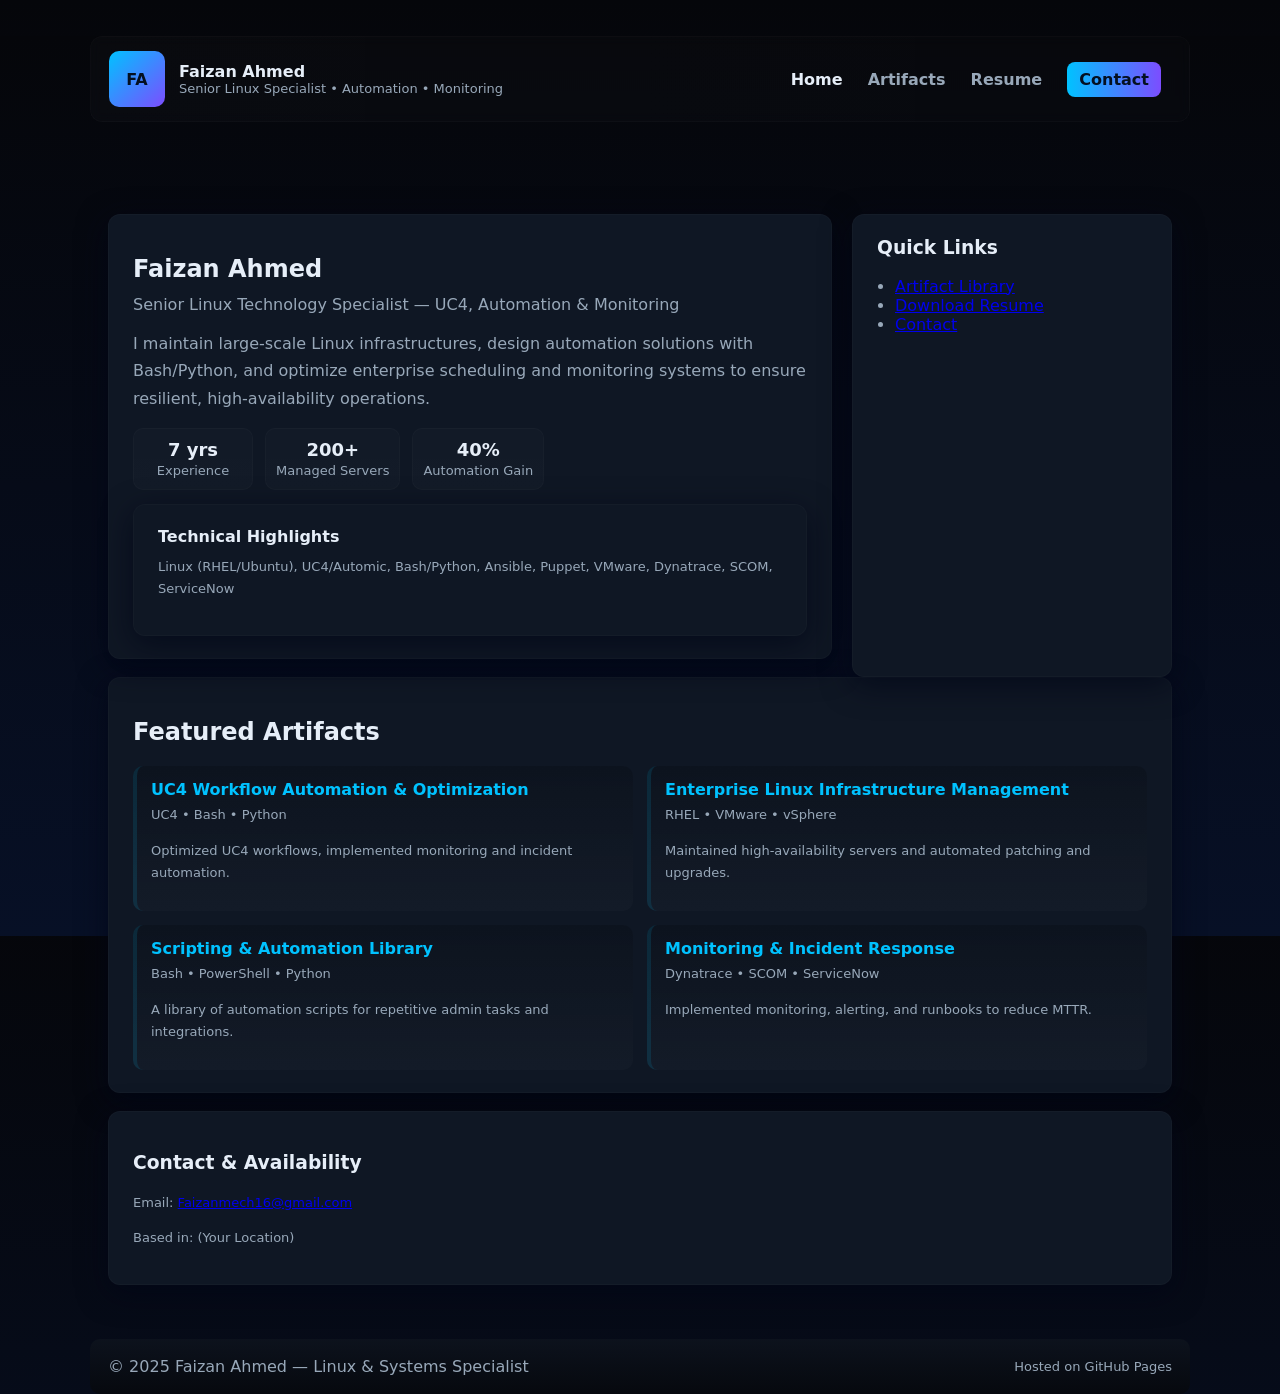
<file: index.html>
<!doctype html>
<html lang="en">
<head>
  <meta charset="utf-8"/>
  <meta name="viewport" content="width=device-width,initial-scale=1"/>
  <title>Faizan Ahmed — Linux & Systems Specialist</title>
  <link rel="stylesheet" href="assets/css/faizan-dark.css"/>
</head>
<body>
  <header class="site-header container">
    <div class="brand">
      <div class="logo">FA</div>
      <div>
        <div style="font-weight:800">Faizan Ahmed</div>
        <div style="font-size:13px;color:var(--muted)">Senior Linux Specialist • Automation • Monitoring</div>
      </div>
    </div>
    <nav>
      <a href="index.html" class="active">Home</a>
      <a href="artifacts.html">Artifacts</a>
      <a href="resume/Faizan_Ahmed_Resume.docx" target="_blank">Resume</a>
      <a class="cta" href="mailto:Faizanmech16@gmail.com">Contact</a>
    </nav>
  </header>

  <main class="container">
    <section class="hero">
      <div class="profile-card card">
        <h1>Faizan Ahmed</h1>
        <p class="role">Senior Linux Technology Specialist — UC4, Automation & Monitoring</p>
        <p class="bio">I maintain large-scale Linux infrastructures, design automation solutions with Bash/Python, and optimize enterprise scheduling and monitoring systems to ensure resilient, high-availability operations.</p>

        <div class="kpis">
          <div class="kpi"><strong>7 yrs</strong><span class="meta">Experience</span></div>
          <div class="kpi"><strong>200+</strong><span class="meta">Managed Servers</span></div>
          <div class="kpi"><strong>40%</strong><span class="meta">Automation Gain</span></div>
        </div>

        <div style="margin-top:14px" class="card">
          <h4 style="margin:0 0 8px">Technical Highlights</h4>
          <p class="meta">Linux (RHEL/Ubuntu), UC4/Automic, Bash/Python, Ansible, Puppet, VMware, Dynatrace, SCOM, ServiceNow</p>
        </div>
      </div>

      <aside class="card" style="height:100%">
        <h3 style="margin-top:0">Quick Links</h3>
        <ul style="padding-left:18px;color:var(--muted)">
          <li><a href="artifacts.html">Artifact Library</a></li>
          <li><a href="resume/Faizan_Ahmed_Resume.docx">Download Resume</a></li>
          <li><a href="#contact">Contact</a></li>
        </ul>
      </aside>
    </section>

    <section class="card artifact-list">
      <h2>Featured Artifacts</h2>
      <div class="grid" style="margin-top:12px">
        <div class="artifact">
          <h4><a href="artifacts/uc4-automation.html">UC4 Workflow Automation & Optimization</a></h4>
          <div class="meta">UC4 • Bash • Python</div>
          <p class="meta">Optimized UC4 workflows, implemented monitoring and incident automation.</p>
        </div>

        <div class="artifact">
          <h4><a href="artifacts/linux-infra.html">Enterprise Linux Infrastructure Management</a></h4>
          <div class="meta">RHEL • VMware • vSphere</div>
          <p class="meta">Maintained high-availability servers and automated patching and upgrades.</p>
        </div>

        <div class="artifact">
          <h4><a href="artifacts/scripting-automation.html">Scripting & Automation Library</a></h4>
          <div class="meta">Bash • PowerShell • Python</div>
          <p class="meta">A library of automation scripts for repetitive admin tasks and integrations.</p>
        </div>

        <div class="artifact">
          <h4><a href="artifacts/monitoring-ops.html">Monitoring & Incident Response</a></h4>
          <div class="meta">Dynatrace • SCOM • ServiceNow</div>
          <p class="meta">Implemented monitoring, alerting, and runbooks to reduce MTTR.</p>
        </div>
      </div>
    </section>

    <section id="contact" class="card">
      <h3>Contact & Availability</h3>
      <p class="meta">Email: <a href="mailto:Faizanmech16@gmail.com">Faizanmech16@gmail.com</a></p>
      <p class="meta">Based in: (Your Location)</p>
    </section>
  </main>

  <footer class="container footer">
    <div>© 2025 Faizan Ahmed — Linux & Systems Specialist</div>
    <div style="font-size:13px;color:var(--muted)">Hosted on GitHub Pages</div>
  </footer>

  <script src="assets/js/faizan-dark.js"></script>
</body>
</html>
</file>
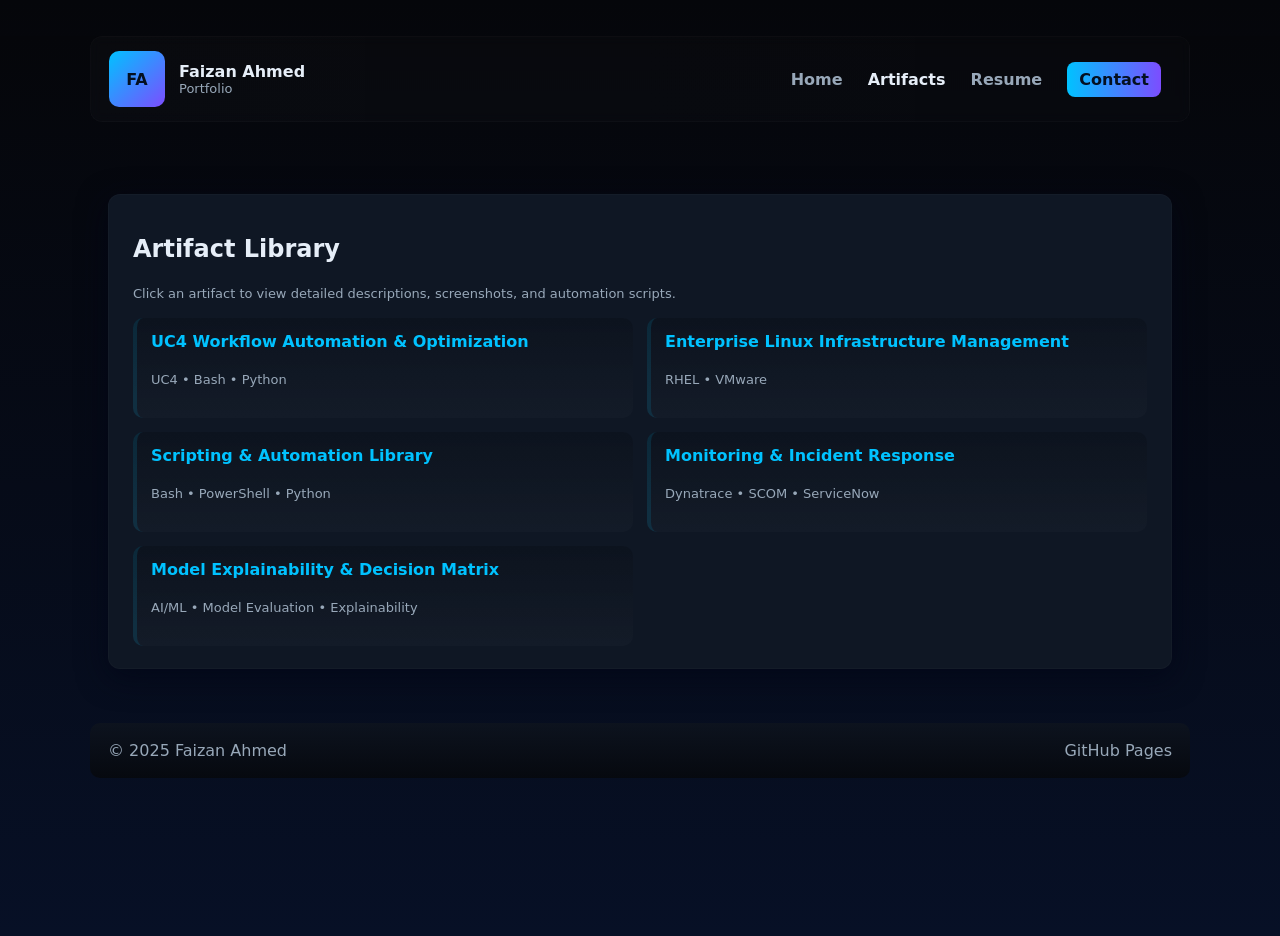
<file: artifacts.html>
<!doctype html>
<html lang="en">
<head>
  <meta charset="utf-8"/>
  <meta name="viewport" content="width=device-width,initial-scale=1"/>
  <title>Artifacts — Faizan Ahmed</title>
  <link rel="stylesheet" href="assets/css/faizan-dark.css"/>
</head>
<body>
  <header class="site-header container">
    <div class="brand">
      <div class="logo">FA</div>
      <div>
        <div style="font-weight:800">Faizan Ahmed</div>
        <div style="font-size:13px;color:var(--muted)">Portfolio</div>
      </div>
    </div>
    <nav>
      <a href="index.html">Home</a>
      <a href="artifacts.html" class="active">Artifacts</a>
      <a href="resume/Faizan_Ahmed_Resume.docx" target="_blank">Resume</a>
      <a class="cta" href="mailto:Faizanmech16@gmail.com">Contact</a>
    </nav>
  </header>

  <main class="container">
    <section class="card">
      <h2>Artifact Library</h2>
      <p class="meta">Click an artifact to view detailed descriptions, screenshots, and automation scripts.</p>

      <div class="grid" style="margin-top:12px">

        <!-- Existing Artifacts -->
        <div class="artifact">
          <h4><a href="artifacts/uc4-automation.html">UC4 Workflow Automation & Optimization</a></h4>
          <p class="meta">UC4 • Bash • Python</p>
        </div>

        <div class="artifact">
          <h4><a href="artifacts/linux-infra.html">Enterprise Linux Infrastructure Management</a></h4>
          <p class="meta">RHEL • VMware</p>
        </div>

        <div class="artifact">
          <h4><a href="artifacts/scripting-automation.html">Scripting & Automation Library</a></h4>
          <p class="meta">Bash • PowerShell • Python</p>
        </div>

        <div class="artifact">
          <h4><a href="artifacts/monitoring-ops.html">Monitoring & Incident Response</a></h4>
          <p class="meta">Dynatrace • SCOM • ServiceNow</p>
        </div>

        <!-- ⭐ NEW ARTIFACT 5 ADDED HERE -->
        <div class="artifact">
          <h4><a href="artifacts/model-explainability.html">Model Explainability & Decision Matrix</a></h4>
          <p class="meta">AI/ML • Model Evaluation • Explainability</p>
        </div>

      </div>
    </section>
  </main>

  <footer class="container footer">
    <div>© 2025 Faizan Ahmed</div>
    <div>GitHub Pages</div>
  </footer>

</body>
</html>
</file>
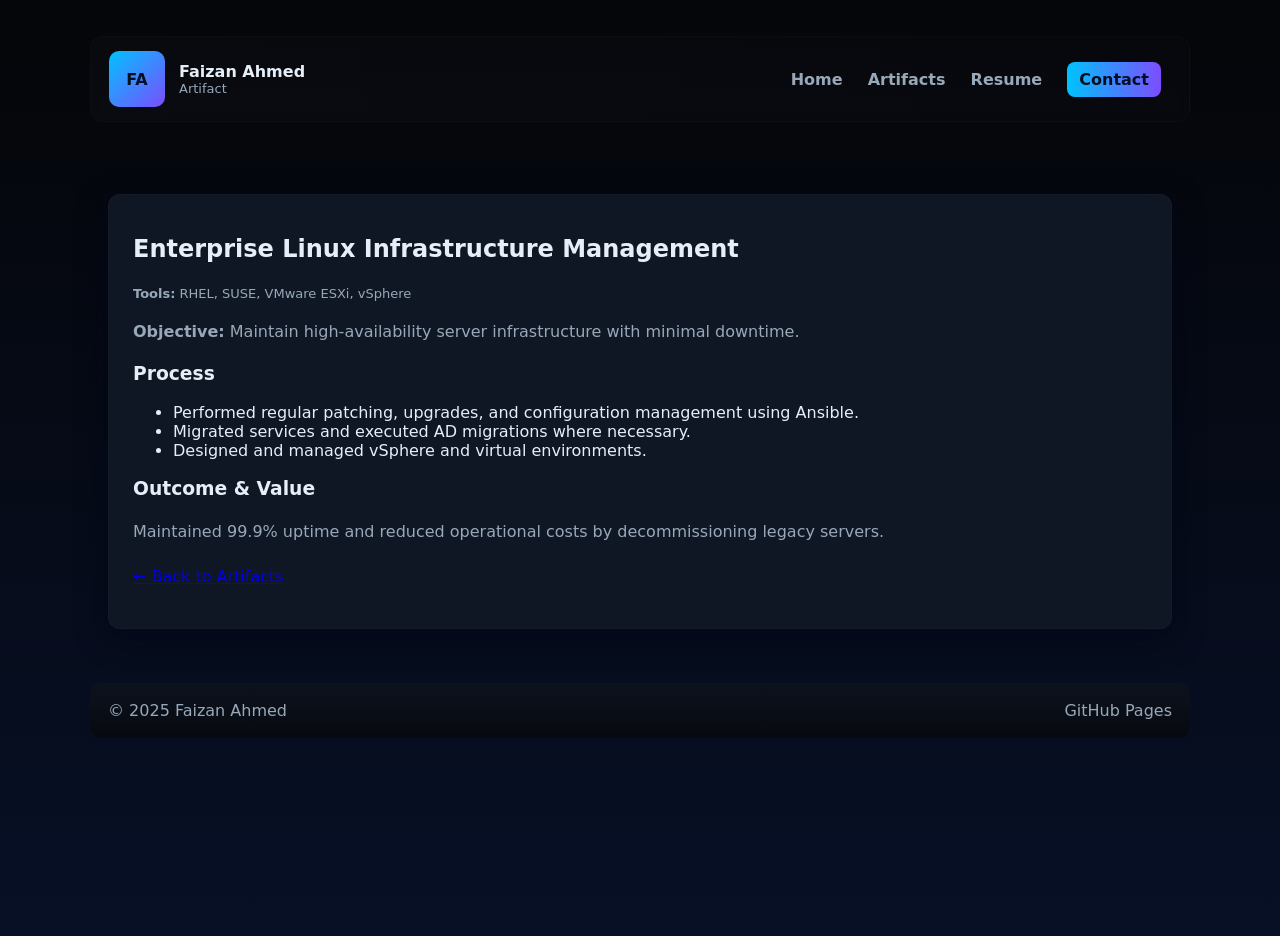
<file: artifacts/linux-infra.html>
<!doctype html>
<html lang="en">
<head><meta charset="utf-8"/><meta name="viewport" content="width=device-width,initial-scale=1"/><title>Enterprise Linux Infrastructure Management</title><link rel="stylesheet" href="../assets/css/faizan-dark.css"/></head>
<body>
  <header class="site-header container">
    <div class="brand"><div class="logo">FA</div><div><div style="font-weight:800">Faizan Ahmed</div><div style="font-size:13px;color:var(--muted)">Artifact</div></div></div>
    <nav>
      <a href="../index.html">Home</a>
      <a href="../artifacts.html">Artifacts</a>
      <a href="../resume/Faizan_Ahmed_Resume.docx" target="_blank">Resume</a>
      <a class="cta" href="mailto:Faizanmech16@gmail.com">Contact</a>
    </nav>
  </header>
  <main class="container">
    <section class="card">
      
<h2>Enterprise Linux Infrastructure Management</h2>
<p class="meta"><strong>Tools:</strong> RHEL, SUSE, VMware ESXi, vSphere</p>
<p><strong>Objective:</strong> Maintain high-availability server infrastructure with minimal downtime.</p>
<h3>Process</h3>
<ul>
<li>Performed regular patching, upgrades, and configuration management using Ansible.</li>
<li>Migrated services and executed AD migrations where necessary.</li>
<li>Designed and managed vSphere and virtual environments.</li>
</ul>
<h3>Outcome & Value</h3>
<p>Maintained 99.9% uptime and reduced operational costs by decommissioning legacy servers.</p>

      <p style="margin-top:18px"><a href="../artifacts.html">← Back to Artifacts</a></p>
    </section>
  </main>
  <footer class="container footer"><div>© 2025 Faizan Ahmed</div><div>GitHub Pages</div></footer>
</body>
</html>
</file>
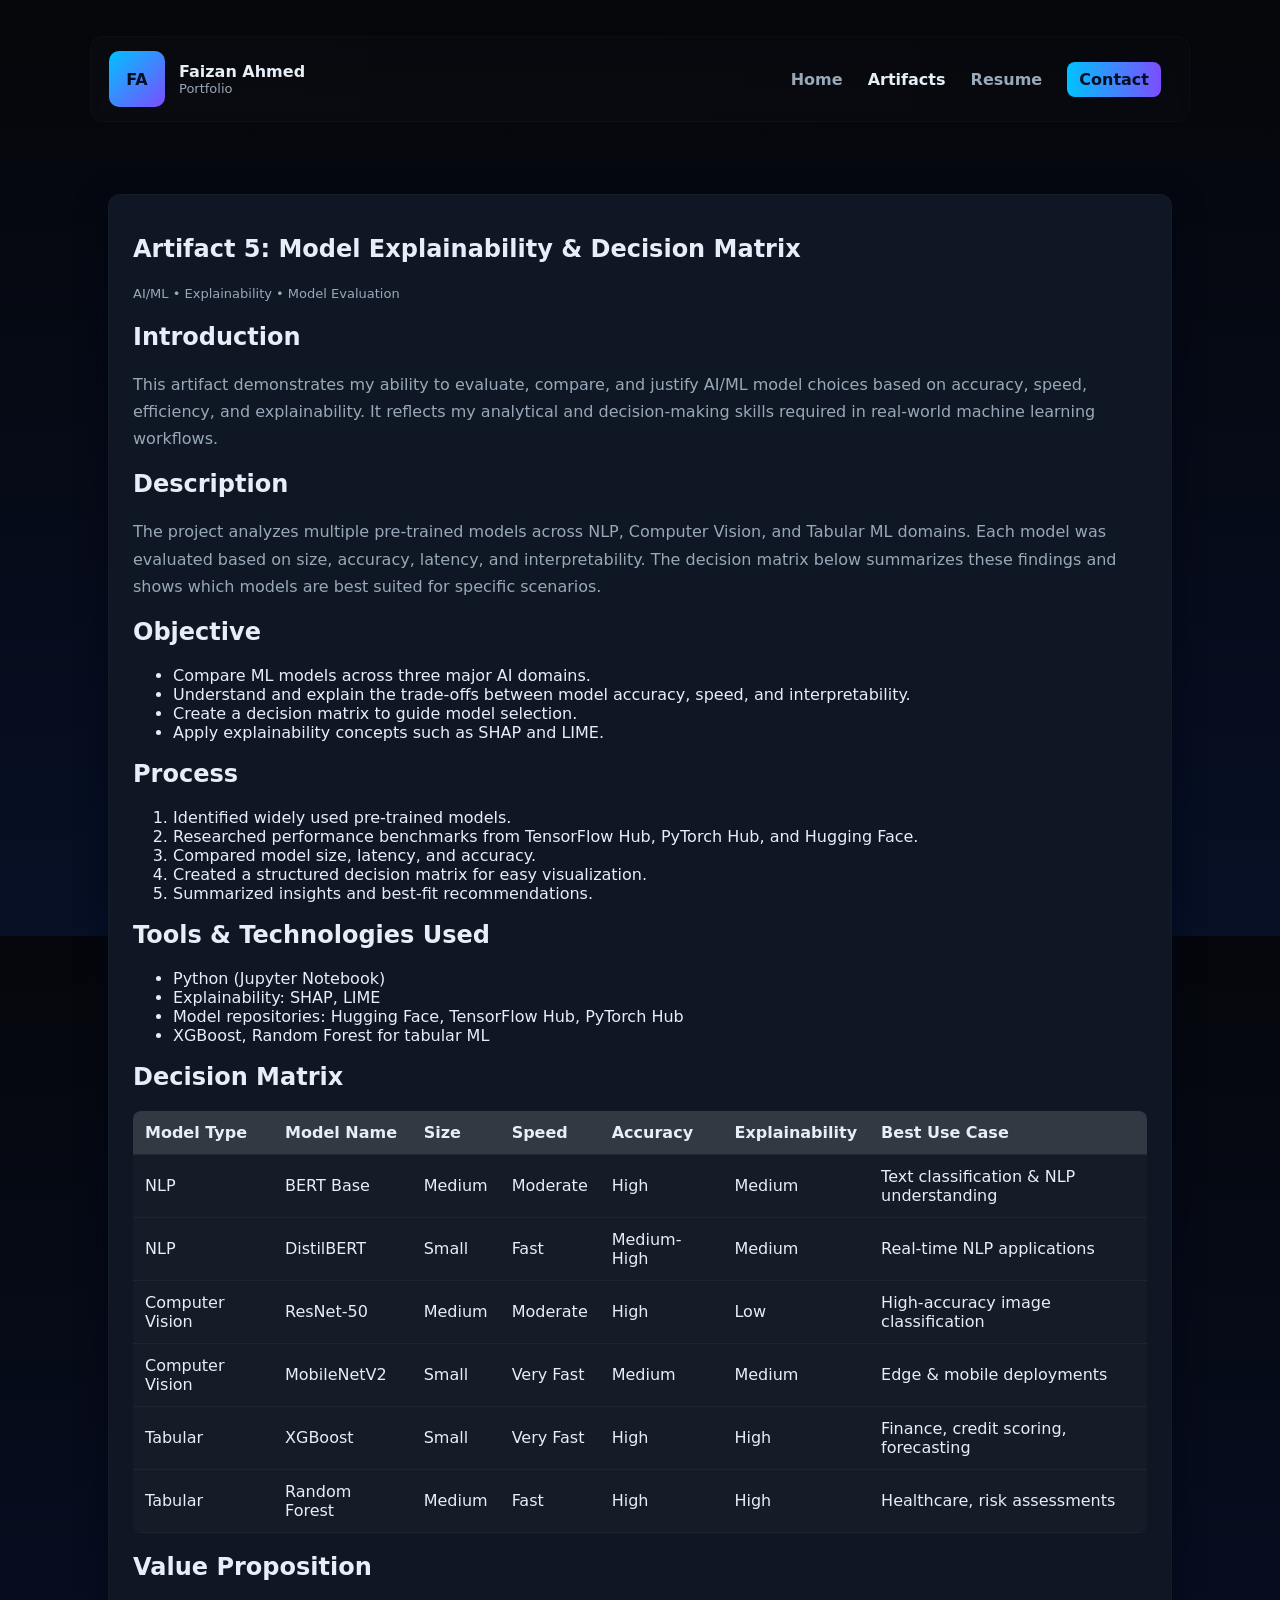
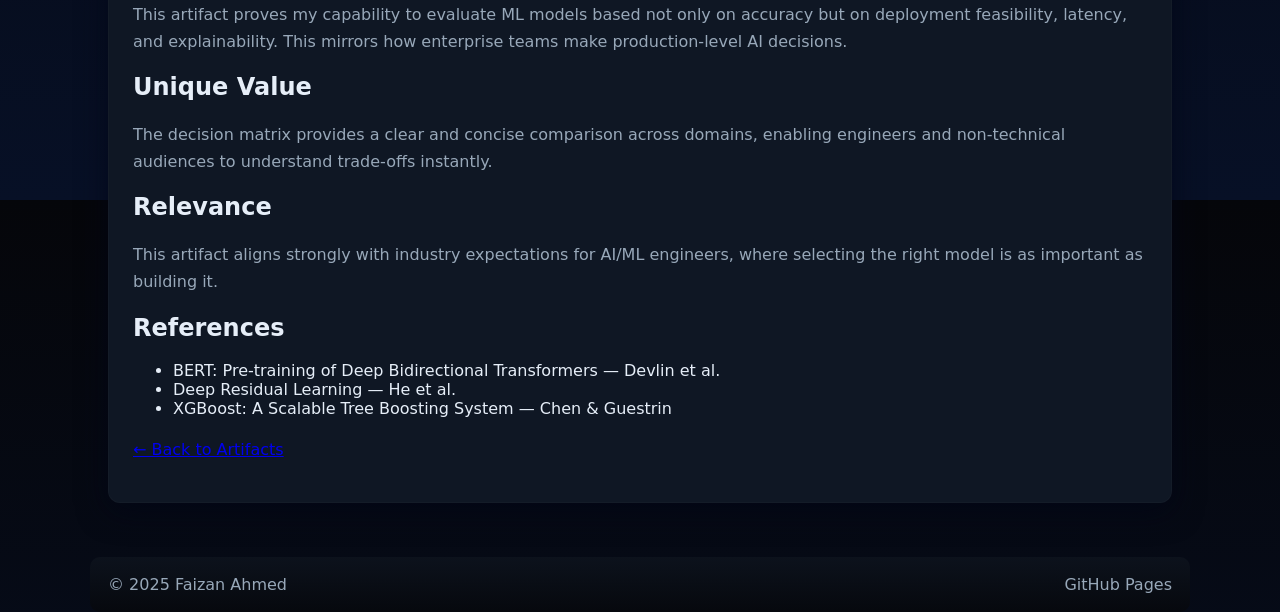
<file: artifacts/model-explainability.html>
<!doctype html>
<html lang="en">
<head>
  <meta charset="utf-8"/>
  <meta name="viewport" content="width=device-width,initial-scale=1"/>
  <title>Artifact 5 — Model Explainability & Decision Matrix</title>
  <link rel="stylesheet" href="../assets/css/faizan-dark.css"/>
</head>

<body>

<header class="site-header container">
  <div class="brand">
    <div class="logo">FA</div>
    <div>
      <div style="font-weight:800">Faizan Ahmed</div>
      <div style="font-size:13px;color:var(--muted)">Portfolio</div>
    </div>
  </div>
  <nav>
    <a href="../index.html">Home</a>
    <a href="../artifacts.html" class="active">Artifacts</a>
    <a href="../resume/Faizan_Ahmed_Resume.docx" target="_blank">Resume</a>
    <a class="cta" href="mailto:Faizanmech16@gmail.com">Contact</a>
  </nav>
</header>

<main class="container">

  <section class="card">
    <h1>Artifact 5: Model Explainability & Decision Matrix</h1>
    <p class="meta">AI/ML • Explainability • Model Evaluation</p>

    <h2>Introduction</h2>
    <p>
      This artifact demonstrates my ability to evaluate, compare, and justify AI/ML model choices based on
      accuracy, speed, efficiency, and explainability. It reflects my analytical and decision-making skills
      required in real-world machine learning workflows.
    </p>

    <h2>Description</h2>
    <p>
      The project analyzes multiple pre-trained models across NLP, Computer Vision, and Tabular ML domains.
      Each model was evaluated based on size, accuracy, latency, and interpretability. The decision matrix
      below summarizes these findings and shows which models are best suited for specific scenarios.
    </p>

    <h2>Objective</h2>
    <ul>
      <li>Compare ML models across three major AI domains.</li>
      <li>Understand and explain the trade-offs between model accuracy, speed, and interpretability.</li>
      <li>Create a decision matrix to guide model selection.</li>
      <li>Apply explainability concepts such as SHAP and LIME.</li>
    </ul>

    <h2>Process</h2>
    <ol>
      <li>Identified widely used pre-trained models.</li>
      <li>Researched performance benchmarks from TensorFlow Hub, PyTorch Hub, and Hugging Face.</li>
      <li>Compared model size, latency, and accuracy.</li>
      <li>Created a structured decision matrix for easy visualization.</li>
      <li>Summarized insights and best-fit recommendations.</li>
    </ol>

    <h2>Tools & Technologies Used</h2>
    <ul>
      <li>Python (Jupyter Notebook)</li>
      <li>Explainability: SHAP, LIME</li>
      <li>Model repositories: Hugging Face, TensorFlow Hub, PyTorch Hub</li>
      <li>XGBoost, Random Forest for tabular ML</li>
    </ul>

    <h2>Decision Matrix</h2>

    <table style="width:100%;border-collapse:collapse;color:var(--text)">
      <tr style="background:rgba(255,255,255,0.05)">
        <th>Model Type</th>
        <th>Model Name</th>
        <th>Size</th>
        <th>Speed</th>
        <th>Accuracy</th>
        <th>Explainability</th>
        <th>Best Use Case</th>
      </tr>

      <tr>
        <td>NLP</td>
        <td>BERT Base</td>
        <td>Medium</td>
        <td>Moderate</td>
        <td>High</td>
        <td>Medium</td>
        <td>Text classification & NLP understanding</td>
      </tr>

      <tr>
        <td>NLP</td>
        <td>DistilBERT</td>
        <td>Small</td>
        <td>Fast</td>
        <td>Medium-High</td>
        <td>Medium</td>
        <td>Real-time NLP applications</td>
      </tr>

      <tr>
        <td>Computer Vision</td>
        <td>ResNet-50</td>
        <td>Medium</td>
        <td>Moderate</td>
        <td>High</td>
        <td>Low</td>
        <td>High-accuracy image classification</td>
      </tr>

      <tr>
        <td>Computer Vision</td>
        <td>MobileNetV2</td>
        <td>Small</td>
        <td>Very Fast</td>
        <td>Medium</td>
        <td>Medium</td>
        <td>Edge & mobile deployments</td>
      </tr>

      <tr>
        <td>Tabular</td>
        <td>XGBoost</td>
        <td>Small</td>
        <td>Very Fast</td>
        <td>High</td>
        <td>High</td>
        <td>Finance, credit scoring, forecasting</td>
      </tr>

      <tr>
        <td>Tabular</td>
        <td>Random Forest</td>
        <td>Medium</td>
        <td>Fast</td>
        <td>High</td>
        <td>High</td>
        <td>Healthcare, risk assessments</td>
      </tr>
    </table>

    <h2>Value Proposition</h2>
    <p>
      This artifact proves my capability to evaluate ML models based not only on accuracy but on deployment
      feasibility, latency, and explainability. This mirrors how enterprise teams make production-level
      AI decisions.
    </p>

    <h2>Unique Value</h2>
    <p>
      The decision matrix provides a clear and concise comparison across domains, enabling engineers and
      non-technical audiences to understand trade-offs instantly.
    </p>

    <h2>Relevance</h2>
    <p>
      This artifact aligns strongly with industry expectations for AI/ML engineers, where selecting the right
      model is as important as building it.
    </p>

    <h2>References</h2>
    <ul>
      <li>BERT: Pre-training of Deep Bidirectional Transformers — Devlin et al.</li>
      <li>Deep Residual Learning — He et al.</li>
      <li>XGBoost: A Scalable Tree Boosting System — Chen & Guestrin</li>
    </ul>

      <p style="margin-top:18px"><a href="../artifacts.html">← Back to Artifacts</a></p>
  </section>

</main>

<footer class="container footer">
  <div>© 2025 Faizan Ahmed</div>
  <div>GitHub Pages</div>
</footer>

</body>
</html>
</file>
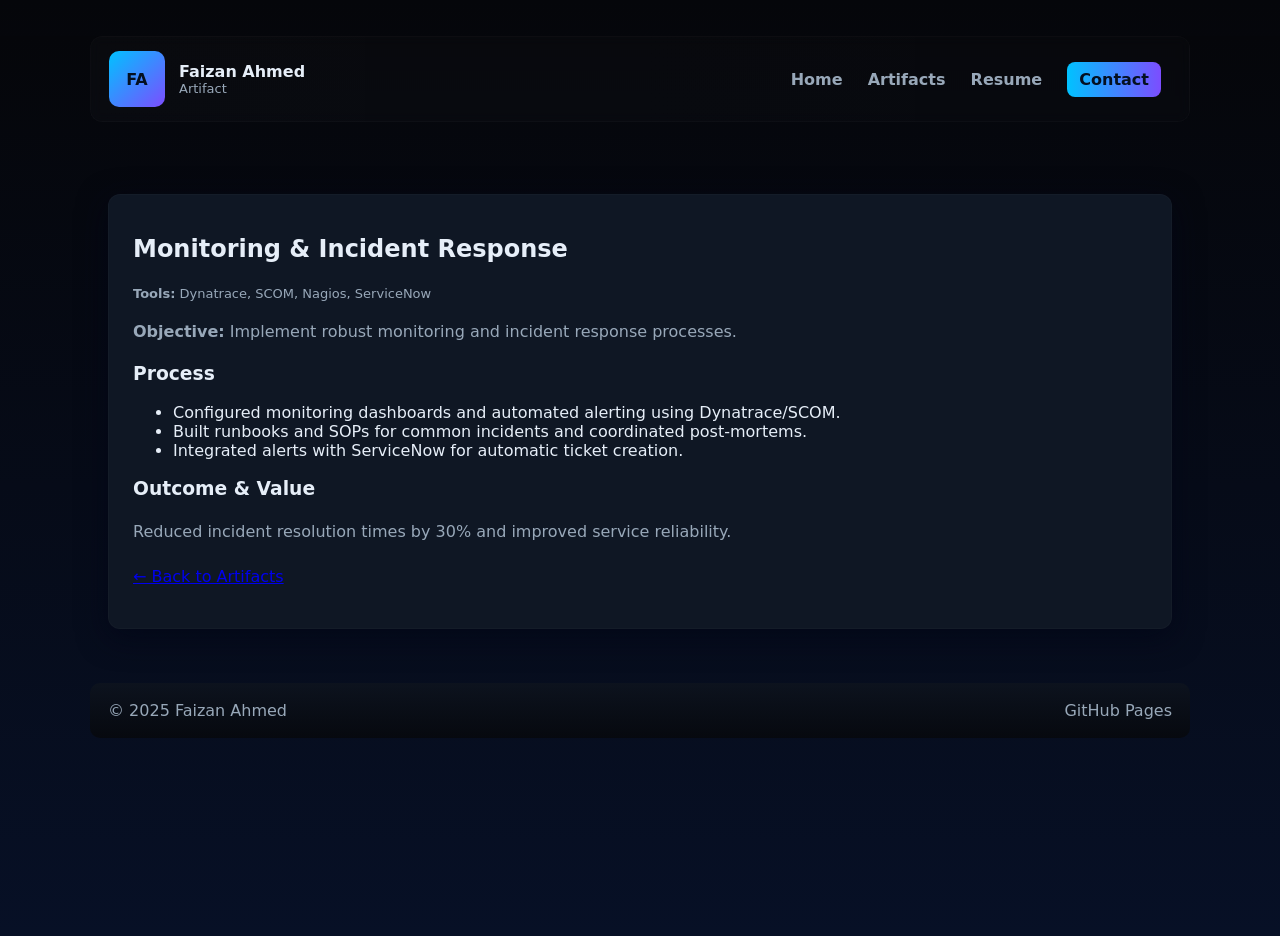
<file: artifacts/monitoring-ops.html>
<!doctype html>
<html lang="en">
<head><meta charset="utf-8"/><meta name="viewport" content="width=device-width,initial-scale=1"/><title>Monitoring & Incident Response</title><link rel="stylesheet" href="../assets/css/faizan-dark.css"/></head>
<body>
  <header class="site-header container">
    <div class="brand"><div class="logo">FA</div><div><div style="font-weight:800">Faizan Ahmed</div><div style="font-size:13px;color:var(--muted)">Artifact</div></div></div>
    <nav>
      <a href="../index.html">Home</a>
      <a href="../artifacts.html">Artifacts</a>
      <a href="../resume/Faizan_Ahmed_Resume.docx" target="_blank">Resume</a>
      <a class="cta" href="mailto:Faizanmech16@gmail.com">Contact</a>
    </nav>
  </header>
  <main class="container">
    <section class="card">
      
<h2>Monitoring & Incident Response</h2>
<p class="meta"><strong>Tools:</strong> Dynatrace, SCOM, Nagios, ServiceNow</p>
<p><strong>Objective:</strong> Implement robust monitoring and incident response processes.</p>
<h3>Process</h3>
<ul>
<li>Configured monitoring dashboards and automated alerting using Dynatrace/SCOM.</li>
<li>Built runbooks and SOPs for common incidents and coordinated post-mortems.</li>
<li>Integrated alerts with ServiceNow for automatic ticket creation.</li>
</ul>
<h3>Outcome & Value</h3>
<p>Reduced incident resolution times by 30% and improved service reliability.</p>

      <p style="margin-top:18px"><a href="../artifacts.html">← Back to Artifacts</a></p>
    </section>
  </main>
  <footer class="container footer"><div>© 2025 Faizan Ahmed</div><div>GitHub Pages</div></footer>
</body>
</html>
</file>
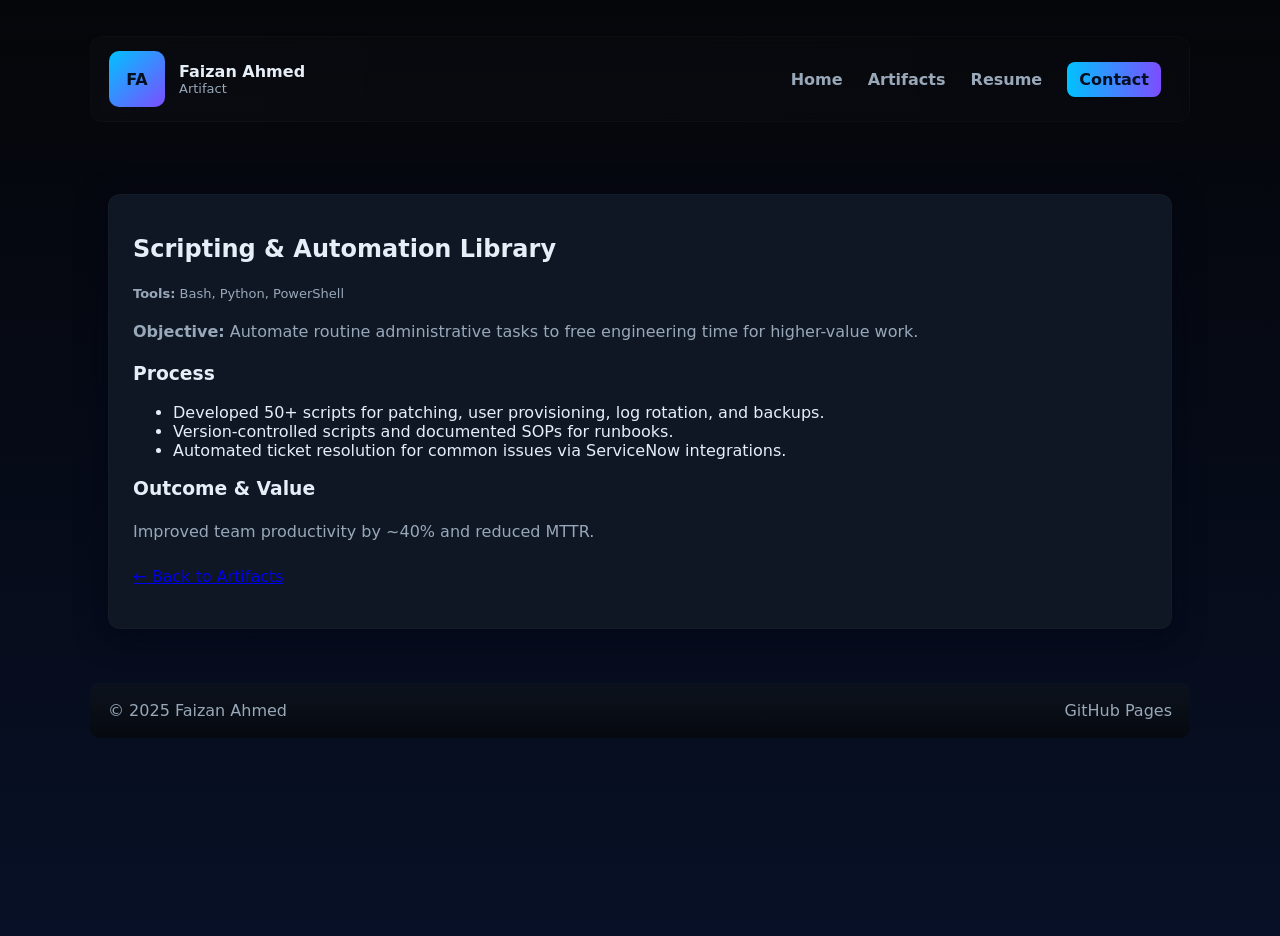
<file: artifacts/scripting-automation.html>
<!doctype html>
<html lang="en">
<head><meta charset="utf-8"/><meta name="viewport" content="width=device-width,initial-scale=1"/><title>Scripting & Automation Library</title><link rel="stylesheet" href="../assets/css/faizan-dark.css"/></head>
<body>
  <header class="site-header container">
    <div class="brand"><div class="logo">FA</div><div><div style="font-weight:800">Faizan Ahmed</div><div style="font-size:13px;color:var(--muted)">Artifact</div></div></div>
    <nav>
      <a href="../index.html">Home</a>
      <a href="../artifacts.html">Artifacts</a>
      <a href="../resume/Faizan_Ahmed_Resume.docx" target="_blank">Resume</a>
      <a class="cta" href="mailto:Faizanmech16@gmail.com">Contact</a>
    </nav>
  </header>
  <main class="container">
    <section class="card">
      
<h2>Scripting & Automation Library</h2>
<p class="meta"><strong>Tools:</strong> Bash, Python, PowerShell</p>
<p><strong>Objective:</strong> Automate routine administrative tasks to free engineering time for higher-value work.</p>
<h3>Process</h3>
<ul>
<li>Developed 50+ scripts for patching, user provisioning, log rotation, and backups.</li>
<li>Version-controlled scripts and documented SOPs for runbooks.</li>
<li>Automated ticket resolution for common issues via ServiceNow integrations.</li>
</ul>
<h3>Outcome & Value</h3>
<p>Improved team productivity by ~40% and reduced MTTR.</p>

      <p style="margin-top:18px"><a href="../artifacts.html">← Back to Artifacts</a></p>
    </section>
  </main>
  <footer class="container footer"><div>© 2025 Faizan Ahmed</div><div>GitHub Pages</div></footer>
</body>
</html>
</file>
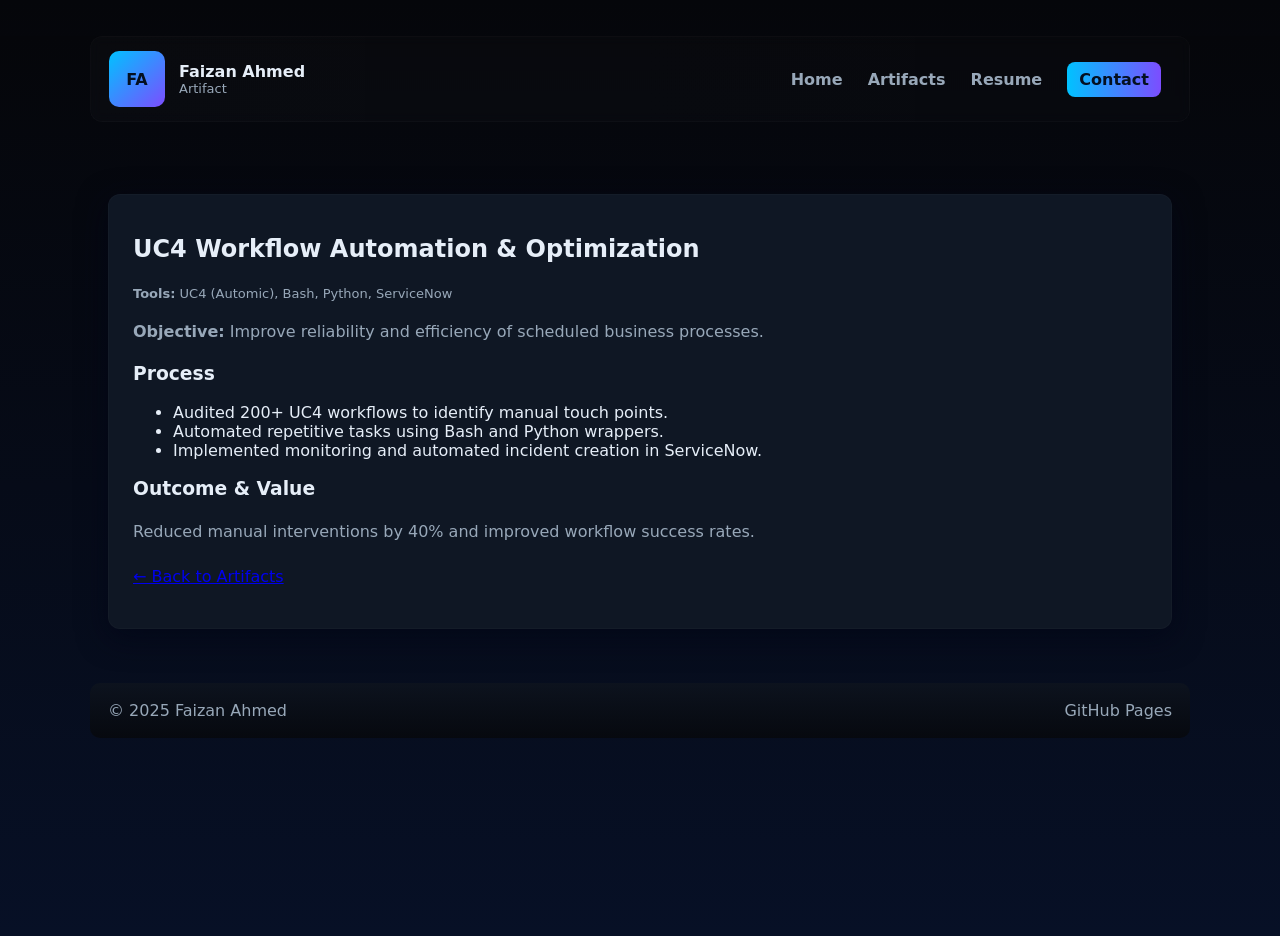
<file: artifacts/uc4-automation.html>
<!doctype html>
<html lang="en">
<head><meta charset="utf-8"/><meta name="viewport" content="width=device-width,initial-scale=1"/><title>UC4 Workflow Automation & Optimization</title><link rel="stylesheet" href="../assets/css/faizan-dark.css"/></head>
<body>
  <header class="site-header container">
    <div class="brand"><div class="logo">FA</div><div><div style="font-weight:800">Faizan Ahmed</div><div style="font-size:13px;color:var(--muted)">Artifact</div></div></div>
    <nav>
      <a href="../index.html">Home</a>
      <a href="../artifacts.html">Artifacts</a>
      <a href="../resume/Faizan_Ahmed_Resume.docx" target="_blank">Resume</a>
      <a class="cta" href="mailto:Faizanmech16@gmail.com">Contact</a>
    </nav>
  </header>
  <main class="container">
    <section class="card">
      
<h2>UC4 Workflow Automation & Optimization</h2>
<p class="meta"><strong>Tools:</strong> UC4 (Automic), Bash, Python, ServiceNow</p>
<p><strong>Objective:</strong> Improve reliability and efficiency of scheduled business processes.</p>
<h3>Process</h3>
<ul>
<li>Audited 200+ UC4 workflows to identify manual touch points.</li>
<li>Automated repetitive tasks using Bash and Python wrappers.</li>
<li>Implemented monitoring and automated incident creation in ServiceNow.</li>
</ul>
<h3>Outcome & Value</h3>
<p>Reduced manual interventions by 40% and improved workflow success rates.</p>

      <p style="margin-top:18px"><a href="../artifacts.html">← Back to Artifacts</a></p>
    </section>
  </main>
  <footer class="container footer"><div>© 2025 Faizan Ahmed</div><div>GitHub Pages</div></footer>
</body>
</html>
</file>
<file: assets/css/faizan-dark.css>
/* ============================================
   assets/css/faizan-dark.css  
   Final Combined & Optimized Dark DevOps Theme
   ============================================ */

:root{
  --bg:#0b1020;
  --panel:#0f1724;
  --muted:#98a8b9;
  --text:#e6eef8;
  --accent:#00c2ff;
  --accent-2:#7c4dff;
  --card:#0d1622;
  --glass: rgba(255,255,255,0.02);
  --shadow: 0 8px 30px rgba(2,6,23,0.7);
}

*{
  box-sizing:border-box;
}

html, body{
  height:100%;
  margin:0;
  font-family:Inter, ui-sans-serif, system-ui, -apple-system,
    "Segoe UI", Roboto, "Helvetica Neue", Arial;
  background:linear-gradient(180deg, #05060a, #071026);
  color:var(--text);
  -webkit-font-smoothing:antialiased;
}

/* GENERAL LAYOUT */

.container{
  max-width:1100px;
  margin:36px auto;
  padding:18px;
}

/* =========================
       HEADER
   ========================= */

.site-header{
  display:flex;
  align-items:center;
  justify-content:space-between;
  padding:14px 18px;
  background:linear-gradient(90deg, rgba(255,255,255,0.02), rgba(255,255,255,0.01));
  border-radius:12px;
  border:1px solid rgba(255,255,255,0.02);
  backdrop-filter:blur(6px);
}

.brand{
  display:flex;
  gap:14px;
  align-items:center;
}

.logo{
  width:56px;
  height:56px;
  border-radius:10px;
  background:linear-gradient(135deg, var(--accent), var(--accent-2));
  display:flex;
  align-items:center;
  justify-content:center;
  font-weight:800;
  color:#041021;
}

nav a{
  margin:0 10px;
  text-decoration:none;
  color:var(--muted);
  font-weight:600;
}

nav a.active{
  color:var(--text);
}

.cta{
  background:linear-gradient(90deg, var(--accent), var(--accent-2));
  color:#041021;
  padding:8px 12px;
  border-radius:8px;
  text-decoration:none;
  font-weight:700;
}

/* =========================
        HERO / PROFILE
   ========================= */

.hero{
  display:grid;
  grid-template-columns:1fr 320px;
  gap:20px;
  margin-top:20px;
  align-items:start;
}

.profile-card{
  background:linear-gradient(180deg, rgba(255,255,255,0.02), rgba(255,255,255,0.01));
  padding:22px;
  border-radius:12px;
  border:1px solid rgba(255,255,255,0.02);
  box-shadow:var(--shadow);
}

.profile-card h1{
  margin:0;
  font-size:24px;
}

.profile-card p.role{
  color:var(--muted);
  margin:8px 0 12px;
}

.bio{
  line-height:1.6;
  color:var(--muted);
}

/* KPIs */

.kpis{
  display:flex;
  gap:12px;
  margin-top:14px;
}

.kpi{
  background:linear-gradient(180deg, rgba(255,255,255,0.015), var(--glass));
  padding:10px;
  border-radius:10px;
  min-width:120px;
  text-align:center;
  border:1px solid rgba(255,255,255,0.02);
}

.kpi strong{
  display:block;
  font-size:18px;
  color:var(--text);
}

/* =========================
            CARD
   ========================= */

.card{
  background:var(--panel);
  padding:22px 24px;
  border-radius:12px;
  border:1px solid rgba(255,255,255,0.02);
  margin-top:18px;
  box-shadow:var(--shadow);
}

.card h1,
.card h2,
.card h3 {
  margin-top:18px;
  color:var(--text);
}

.card p{
  margin-top:10px;
  color:var(--muted);
  line-height:1.7;
}

.meta{
  color:var(--muted);
  font-size:13px;
}

/* =========================
       ARTIFACT GRID
   ========================= */

.grid{
  display:grid;
  grid-template-columns:repeat(2,1fr);
  gap:14px;
}

.artifact{
  padding:14px;
  border-radius:10px;
  background:linear-gradient(180deg, rgba(0,0,0,0.15), rgba(255,255,255,0.02));
  display:flex;
  flex-direction:column;
  gap:8px;
  border-left:4px solid rgba(0,194,255,0.12);
  transition:0.2s ease;
}

.artifact:hover{
  background:rgba(255,255,255,0.05);
  border-left-color:var(--accent);
}

.artifact h4{
  margin:0;
}

.artifact h4 a{
  text-decoration:none;
  color:var(--accent);
  font-weight:700;
}

/* =========================
          TABLES
   ========================= */

table{
  width:100%;
  border-collapse:collapse;
  margin:20px 0;
  color:var(--text);
  background:rgba(255,255,255,0.02);
  border-radius:8px;
  overflow:hidden;
}

table th{
  background:rgba(255,255,255,0.08);
  padding:12px;
  text-align:left;
  font-weight:700;
  border-bottom:1px solid rgba(255,255,255,0.05);
}

table td{
  padding:12px;
  border-bottom:1px solid rgba(255,255,255,0.04);
}

table tr:hover{
  background:rgba(255,255,255,0.06);
}

/* =========================
          CODE BLOCK
   ========================= */

.code-snippet{
  background:#071021;
  padding:12px;
  border-radius:8px;
  border:1px solid rgba(255,255,255,0.02);
  font-family:Menlo, monospace;
  font-size:13px;
  color:#9fdcff;
  overflow:auto;
}

/* =========================
          FOOTER
   ========================= */

.footer{
  margin-top:28px;
  padding:18px;
  border-radius:10px;
  background:linear-gradient(180deg, rgba(14,20,30,0.8), rgba(6,8,12,0.85));
  color:var(--muted);
  display:flex;
  justify-content:space-between;
  align-items:center;
}

/* =========================
          RESPONSIVE
   ========================= */

@media(max-width:900px){
  .grid{
    grid-template-columns:1fr;
  }
  .hero{
    grid-template-columns:1fr;
  }
}
</file>
